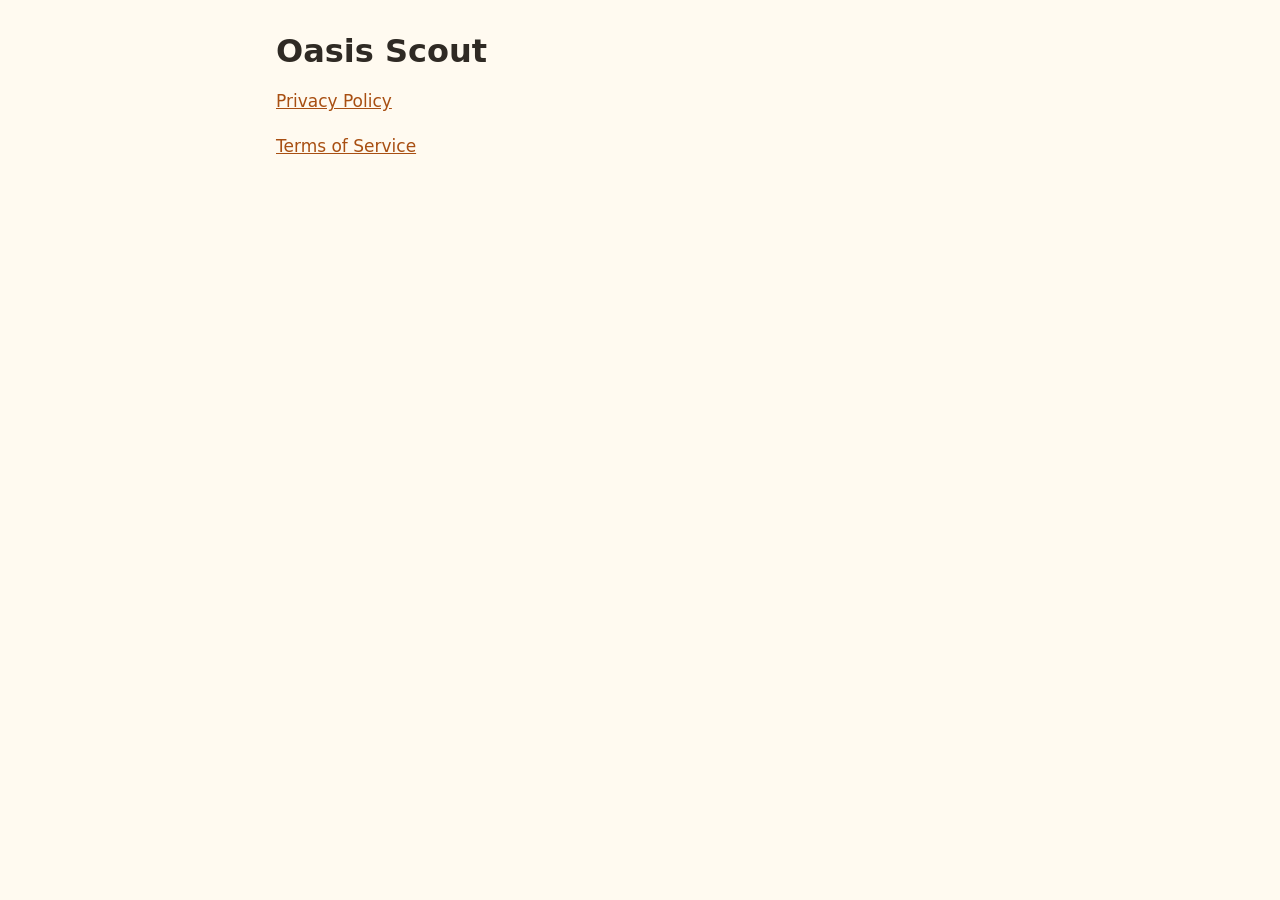
<file: index.html>
<!doctype html><meta charset="utf-8"><title>Oasis Scout Legal</title><meta name="viewport" content="width=device-width, initial-scale=1"><link rel="stylesheet" href="legal.css"><main><h1>Oasis Scout</h1><p><a href="privacy.html">Privacy Policy</a></p><p><a href="terms.html">Terms of Service</a></p></main>
</file>
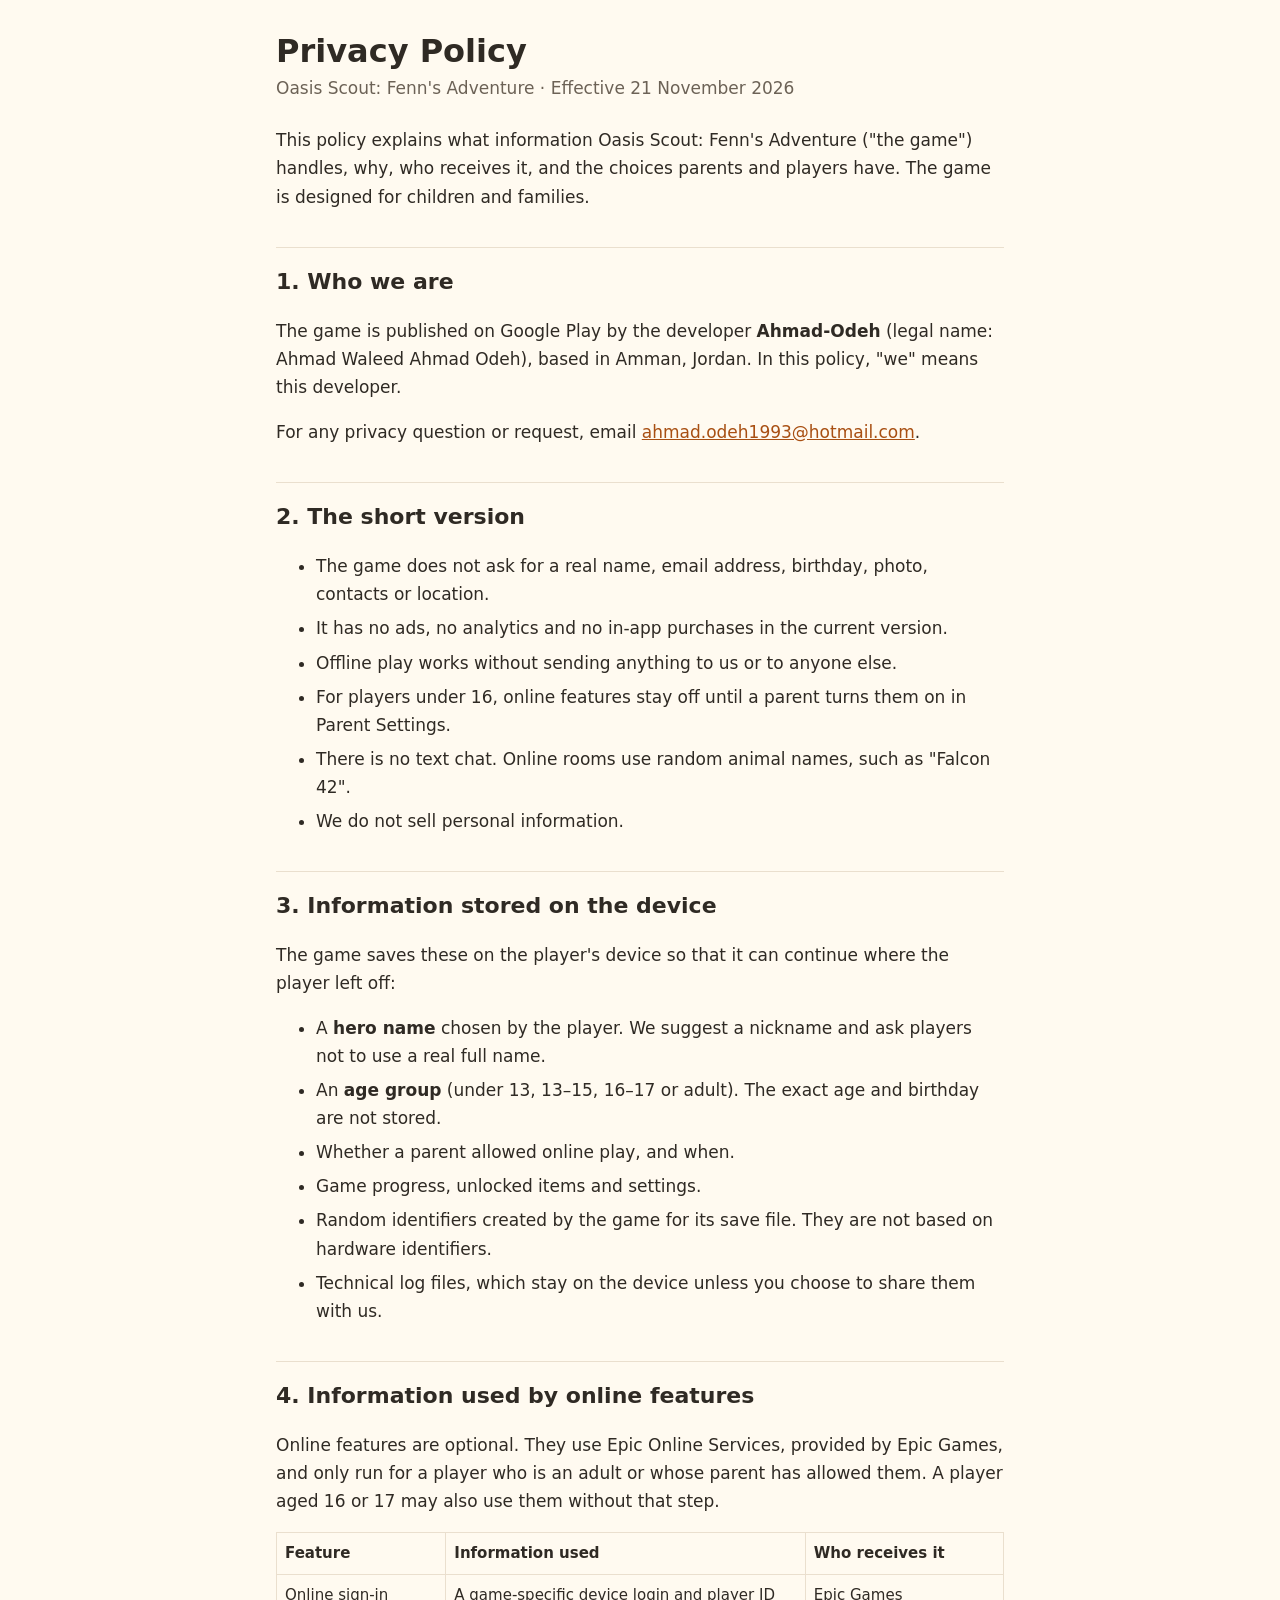
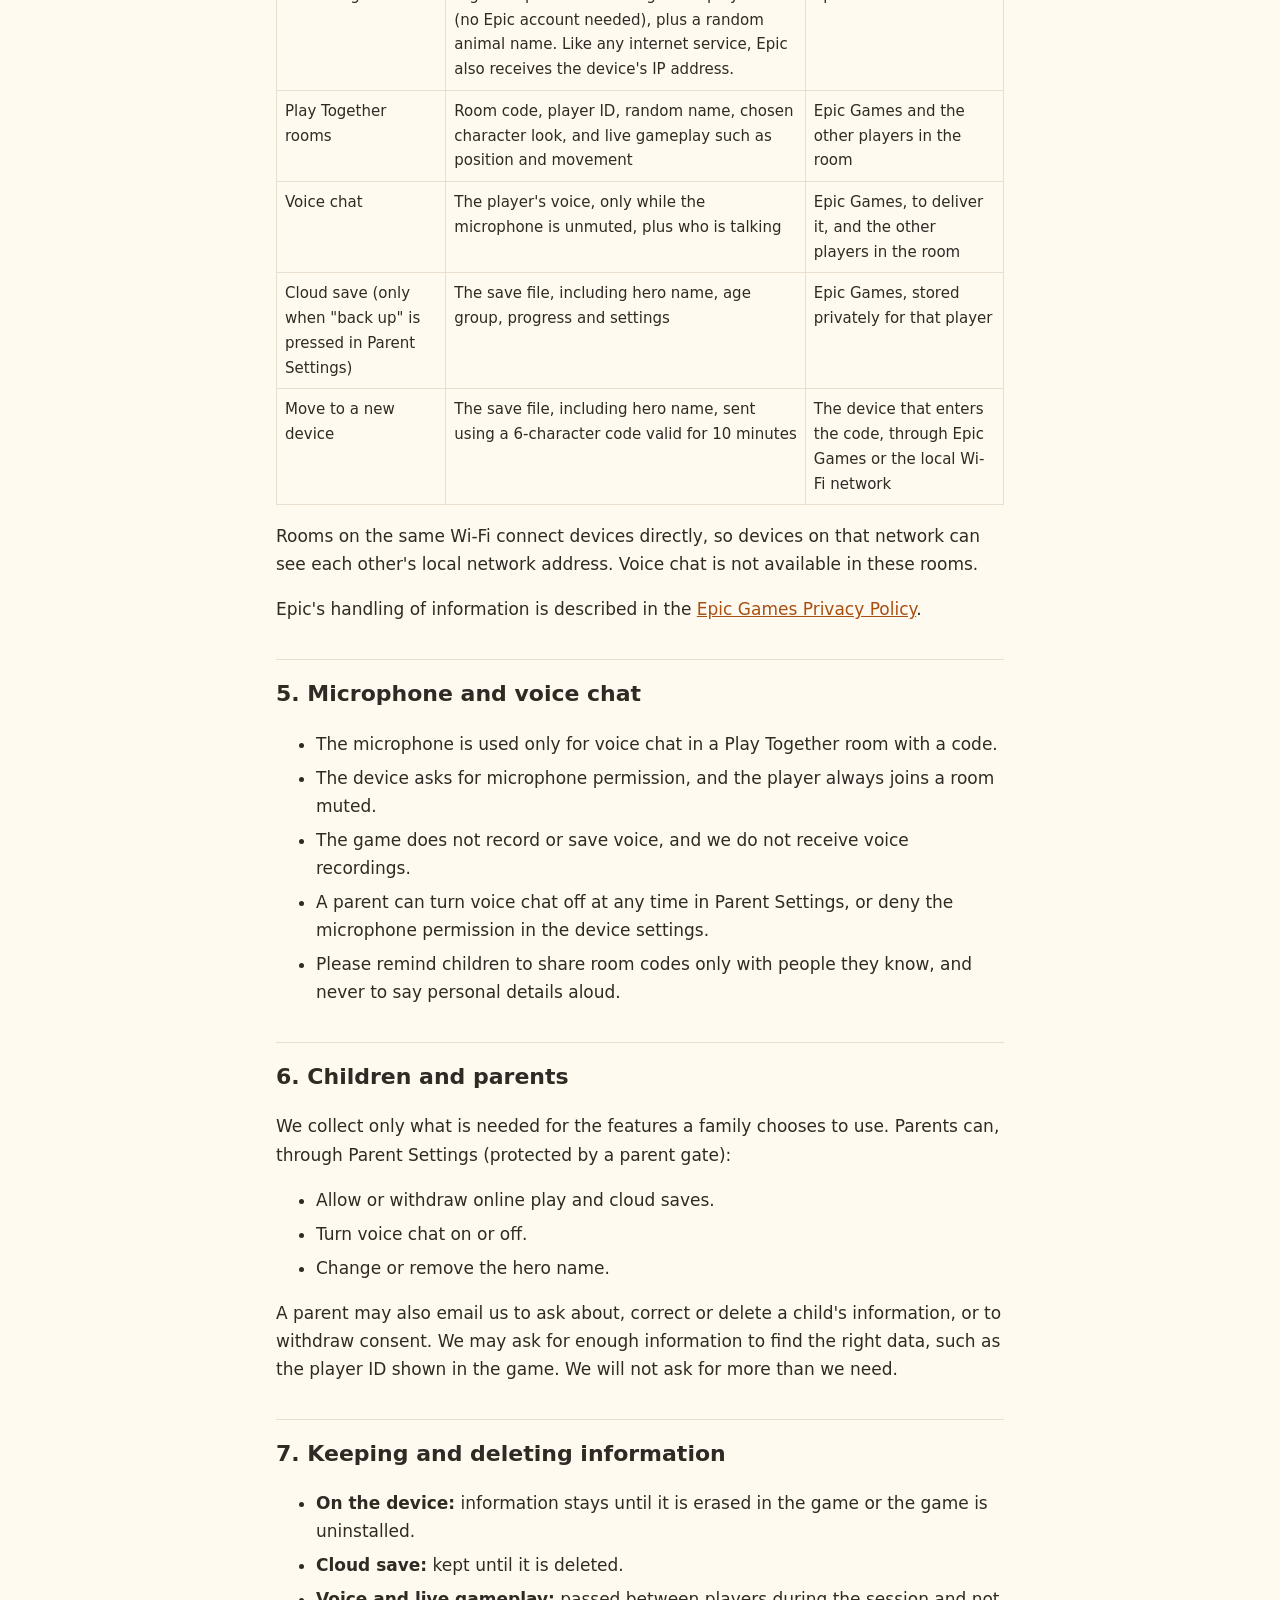
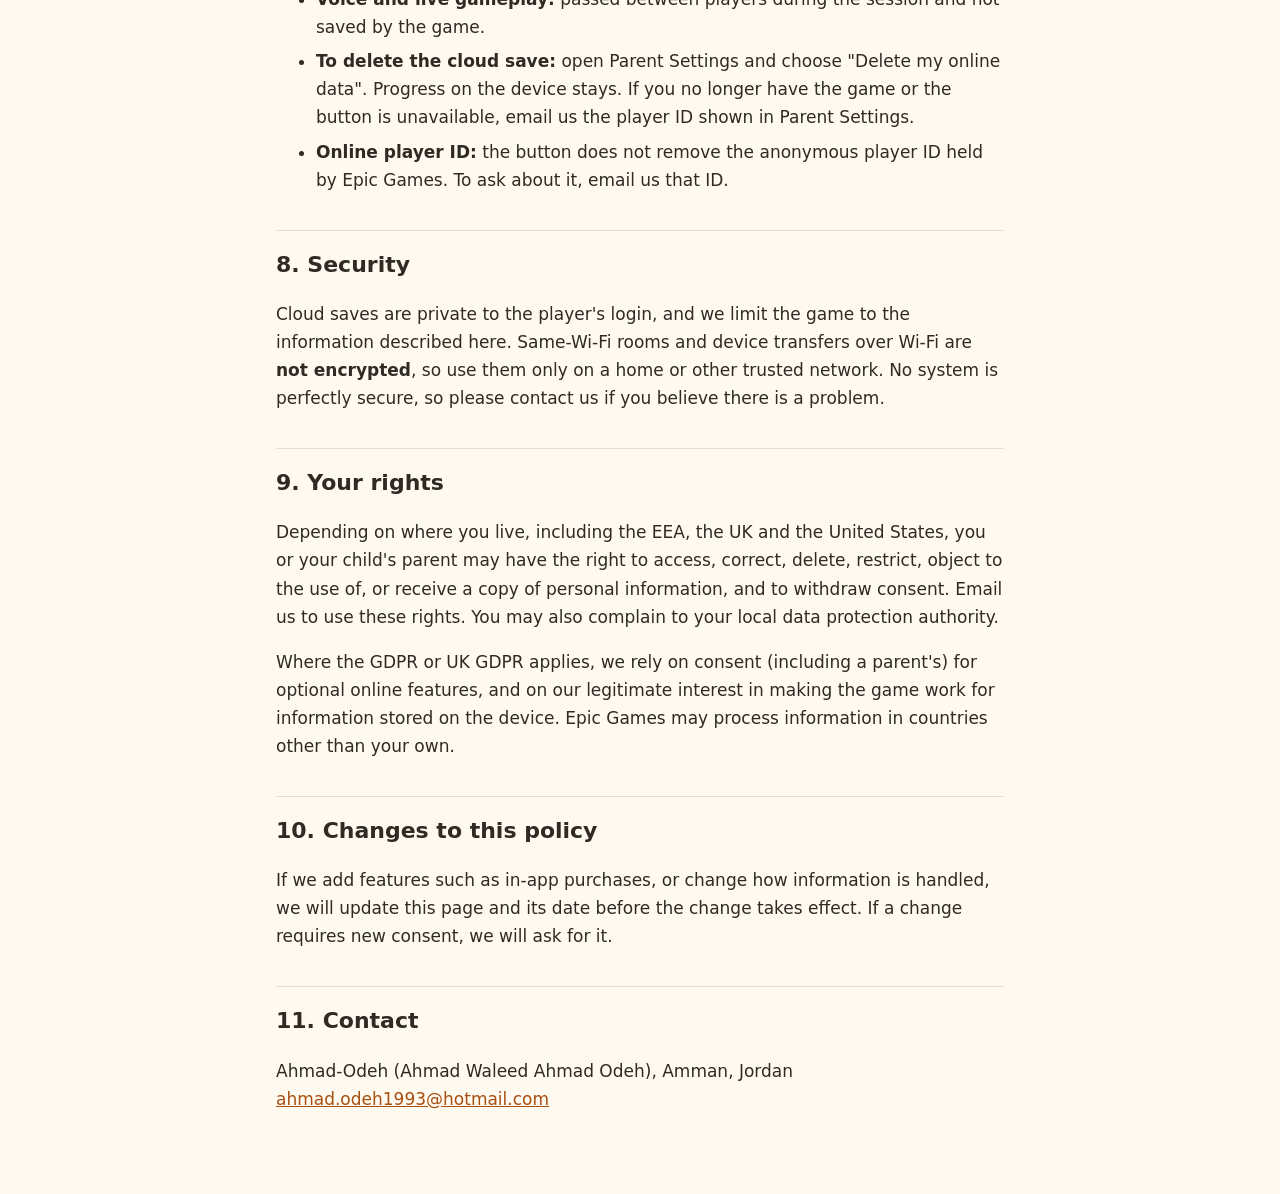
<file: privacy.html>
<!doctype html>
<html lang="en">
<head>
<meta charset="utf-8">
<meta name="viewport" content="width=device-width, initial-scale=1">
<title>Oasis Scout Privacy Policy</title>
<link rel="stylesheet" href="legal.css">
</head>
<body>
<main>
<h1>Privacy Policy</h1>
<p class="meta">Oasis Scout: Fenn's Adventure · Effective 21 November 2026</p>

<p>This policy explains what information Oasis Scout: Fenn's Adventure ("the game") handles, why, who receives it, and the choices parents and players have. The game is designed for children and families.</p>

<h2>1. Who we are</h2>
<p>The game is published on Google Play by the developer <strong>Ahmad-Odeh</strong> (legal name: Ahmad Waleed Ahmad Odeh), based in Amman, Jordan. In this policy, "we" means this developer.</p>
<p>For any privacy question or request, email <a href="mailto:ahmad.odeh1993@hotmail.com">ahmad.odeh1993@hotmail.com</a>.</p>

<h2>2. The short version</h2>
<ul>
<li>The game does not ask for a real name, email address, birthday, photo, contacts or location.</li>
<li>It has no ads, no analytics and no in-app purchases in the current version.</li>
<li>Offline play works without sending anything to us or to anyone else.</li>
<li>For players under 16, online features stay off until a parent turns them on in Parent Settings.</li>
<li>There is no text chat. Online rooms use random animal names, such as "Falcon 42".</li>
<li>We do not sell personal information.</li>
</ul>

<h2>3. Information stored on the device</h2>
<p>The game saves these on the player's device so that it can continue where the player left off:</p>
<ul>
<li>A <strong>hero name</strong> chosen by the player. We suggest a nickname and ask players not to use a real full name.</li>
<li>An <strong>age group</strong> (under 13, 13–15, 16–17 or adult). The exact age and birthday are not stored.</li>
<li>Whether a parent allowed online play, and when.</li>
<li>Game progress, unlocked items and settings.</li>
<li>Random identifiers created by the game for its save file. They are not based on hardware identifiers.</li>
<li>Technical log files, which stay on the device unless you choose to share them with us.</li>
</ul>

<h2>4. Information used by online features</h2>
<p>Online features are optional. They use Epic Online Services, provided by Epic Games, and only run for a player who is an adult or whose parent has allowed them. A player aged 16 or 17 may also use them without that step.</p>
<div class="table-wrap">
<table>
<thead><tr><th>Feature</th><th>Information used</th><th>Who receives it</th></tr></thead>
<tbody>
<tr><td>Online sign-in</td><td>A game-specific device login and player ID (no Epic account needed), plus a random animal name. Like any internet service, Epic also receives the device's IP address.</td><td>Epic Games</td></tr>
<tr><td>Play Together rooms</td><td>Room code, player ID, random name, chosen character look, and live gameplay such as position and movement</td><td>Epic Games and the other players in the room</td></tr>
<tr><td>Voice chat</td><td>The player's voice, only while the microphone is unmuted, plus who is talking</td><td>Epic Games, to deliver it, and the other players in the room</td></tr>
<tr><td>Cloud save (only when "back up" is pressed in Parent Settings)</td><td>The save file, including hero name, age group, progress and settings</td><td>Epic Games, stored privately for that player</td></tr>
<tr><td>Move to a new device</td><td>The save file, including hero name, sent using a 6-character code valid for 10 minutes</td><td>The device that enters the code, through Epic Games or the local Wi-Fi network</td></tr>
</tbody>
</table>
</div>
<p>Rooms on the same Wi-Fi connect devices directly, so devices on that network can see each other's local network address. Voice chat is not available in these rooms.</p>
<p>Epic's handling of information is described in the <a href="https://www.epicgames.com/site/en-US/privacypolicy">Epic Games Privacy Policy</a>.</p>

<h2>5. Microphone and voice chat</h2>
<ul>
<li>The microphone is used only for voice chat in a Play Together room with a code.</li>
<li>The device asks for microphone permission, and the player always joins a room muted.</li>
<li>The game does not record or save voice, and we do not receive voice recordings.</li>
<li>A parent can turn voice chat off at any time in Parent Settings, or deny the microphone permission in the device settings.</li>
<li>Please remind children to share room codes only with people they know, and never to say personal details aloud.</li>
</ul>

<h2>6. Children and parents</h2>
<p>We collect only what is needed for the features a family chooses to use. Parents can, through Parent Settings (protected by a parent gate):</p>
<ul>
<li>Allow or withdraw online play and cloud saves.</li>
<li>Turn voice chat on or off.</li>
<li>Change or remove the hero name.</li>
</ul>
<p>A parent may also email us to ask about, correct or delete a child's information, or to withdraw consent. We may ask for enough information to find the right data, such as the player ID shown in the game. We will not ask for more than we need.</p>

<h2>7. Keeping and deleting information</h2>
<ul>
<li><strong>On the device:</strong> information stays until it is erased in the game or the game is uninstalled.</li>
<li><strong>Cloud save:</strong> kept until it is deleted.</li>
<li><strong>Voice and live gameplay:</strong> passed between players during the session and not saved by the game.</li>
<li><strong>To delete the cloud save:</strong> open Parent Settings and choose "Delete my online data". Progress on the device stays. If you no longer have the game or the button is unavailable, email us the player ID shown in Parent Settings.</li>
<li><strong>Online player ID:</strong> the button does not remove the anonymous player ID held by Epic Games. To ask about it, email us that ID.</li>
</ul>

<h2>8. Security</h2>
<p>Cloud saves are private to the player's login, and we limit the game to the information described here. Same-Wi-Fi rooms and device transfers over Wi-Fi are <strong>not encrypted</strong>, so use them only on a home or other trusted network. No system is perfectly secure, so please contact us if you believe there is a problem.</p>

<h2>9. Your rights</h2>
<p>Depending on where you live, including the EEA, the UK and the United States, you or your child's parent may have the right to access, correct, delete, restrict, object to the use of, or receive a copy of personal information, and to withdraw consent. Email us to use these rights. You may also complain to your local data protection authority.</p>
<p>Where the GDPR or UK GDPR applies, we rely on consent (including a parent's) for optional online features, and on our legitimate interest in making the game work for information stored on the device. Epic Games may process information in countries other than your own.</p>

<h2>10. Changes to this policy</h2>
<p>If we add features such as in-app purchases, or change how information is handled, we will update this page and its date before the change takes effect. If a change requires new consent, we will ask for it.</p>

<h2>11. Contact</h2>
<p>Ahmad-Odeh (Ahmad Waleed Ahmad Odeh), Amman, Jordan<br><a href="mailto:ahmad.odeh1993@hotmail.com">ahmad.odeh1993@hotmail.com</a></p>
</main>
</body>
</html>
</file>
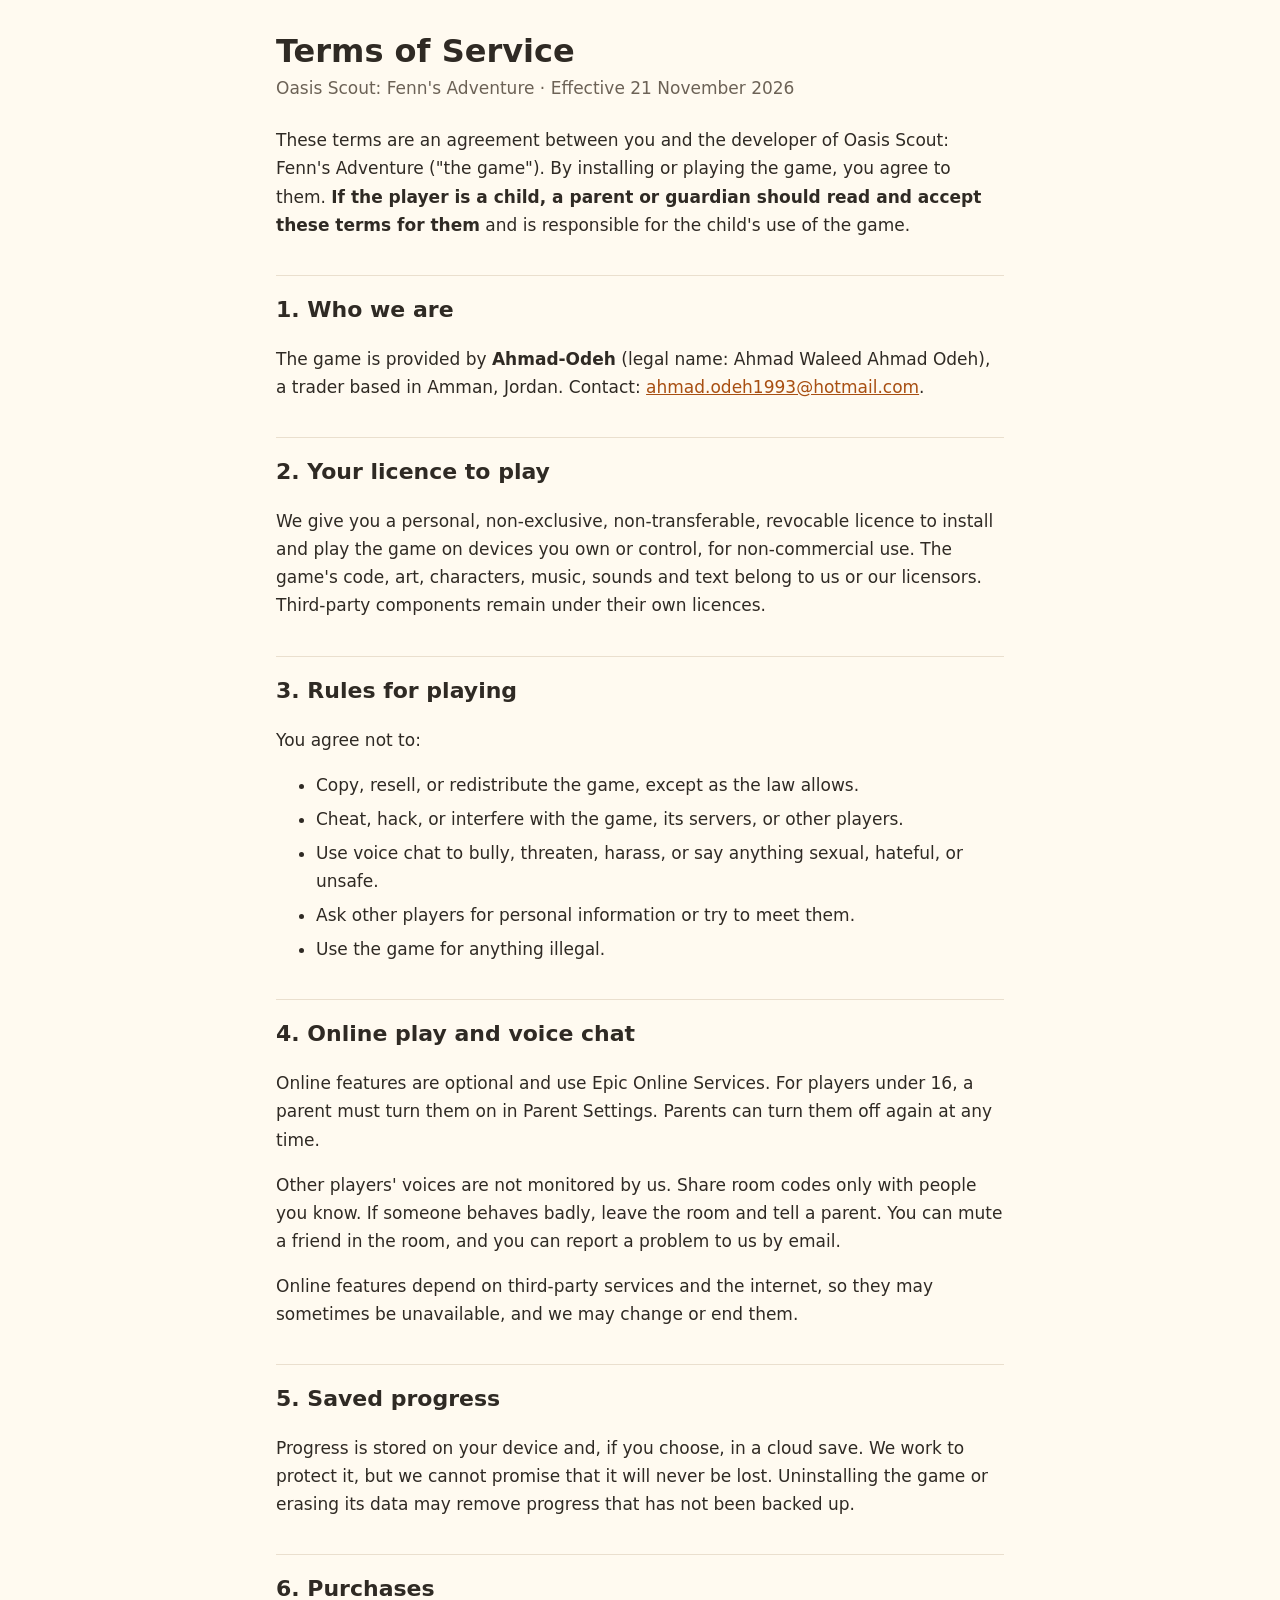
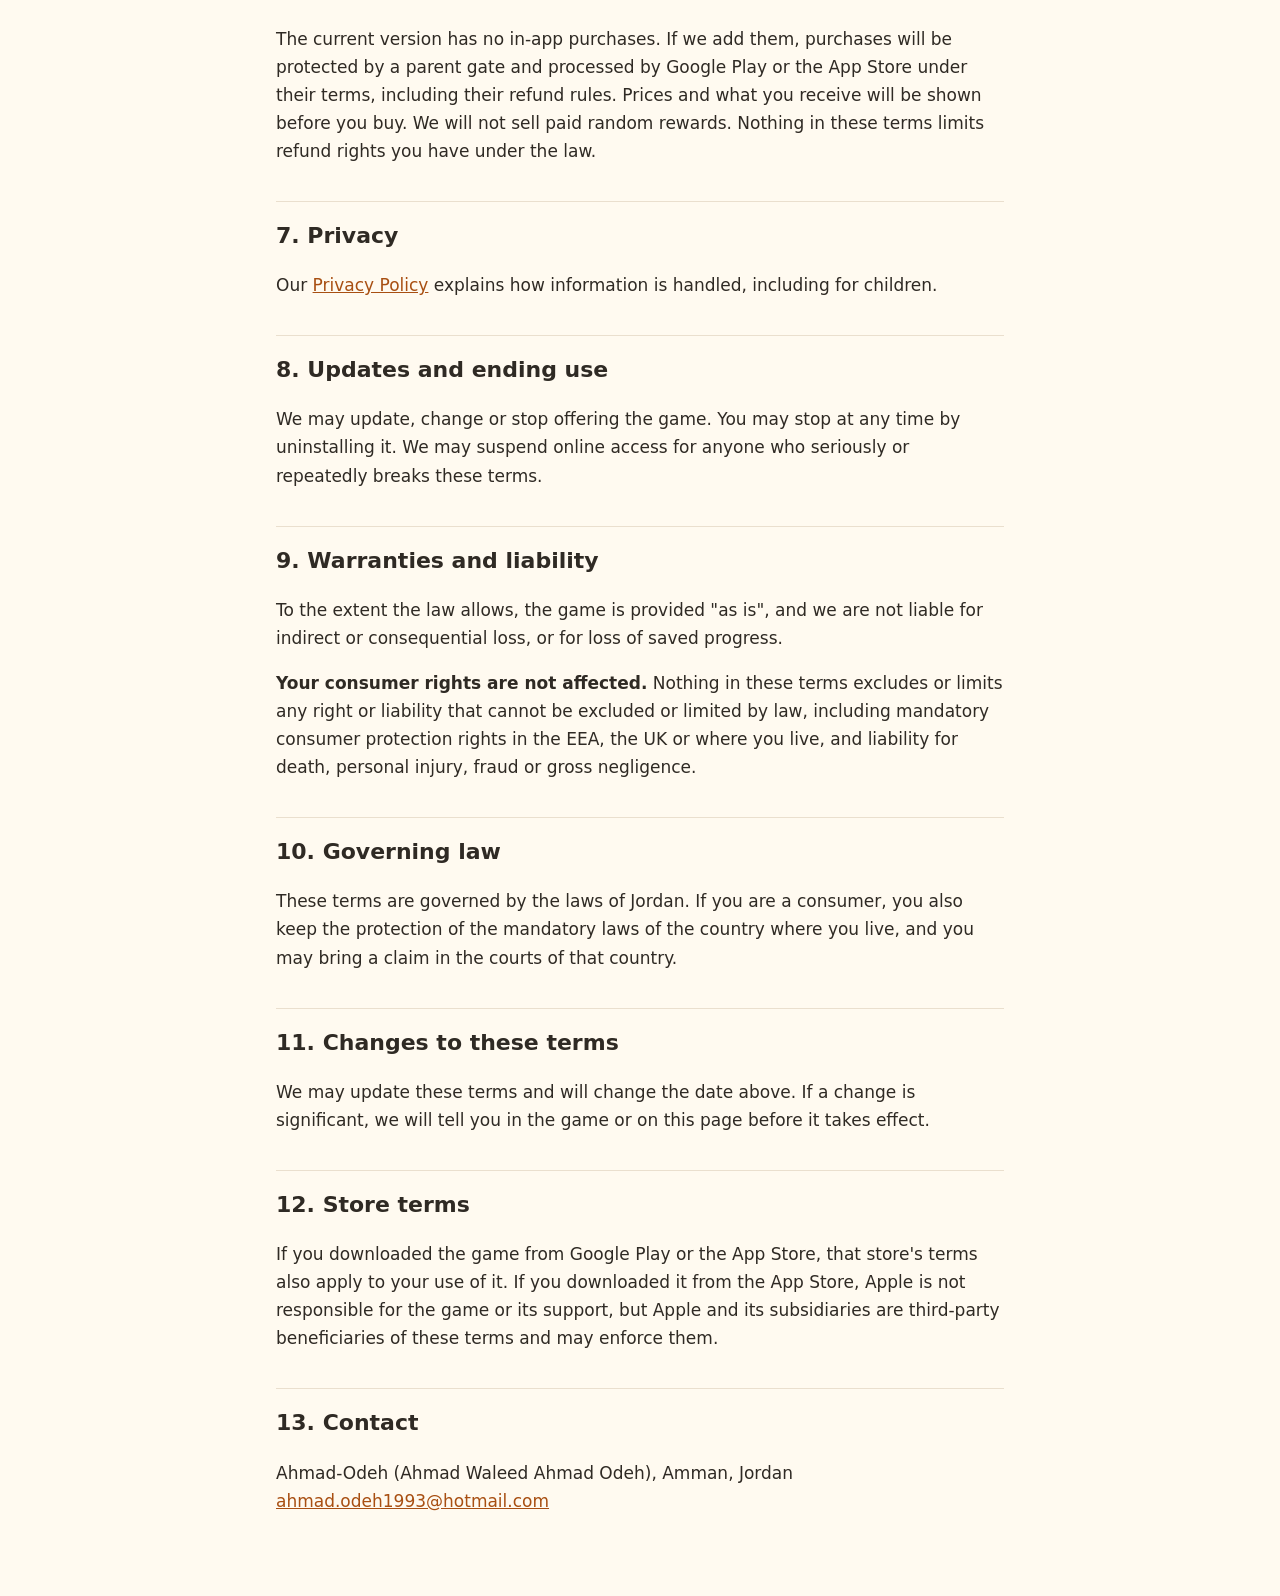
<file: terms.html>
<!doctype html>
<html lang="en">
<head>
<meta charset="utf-8">
<meta name="viewport" content="width=device-width, initial-scale=1">
<title>Oasis Scout Terms</title>
<link rel="stylesheet" href="legal.css">
</head>
<body>
<main>
<h1>Terms of Service</h1>
<p class="meta">Oasis Scout: Fenn's Adventure · Effective 21 November 2026</p>

<p>These terms are an agreement between you and the developer of Oasis Scout: Fenn's Adventure ("the game"). By installing or playing the game, you agree to them. <strong>If the player is a child, a parent or guardian should read and accept these terms for them</strong> and is responsible for the child's use of the game.</p>

<h2>1. Who we are</h2>
<p>The game is provided by <strong>Ahmad-Odeh</strong> (legal name: Ahmad Waleed Ahmad Odeh), a trader based in Amman, Jordan. Contact: <a href="mailto:ahmad.odeh1993@hotmail.com">ahmad.odeh1993@hotmail.com</a>.</p>

<h2>2. Your licence to play</h2>
<p>We give you a personal, non-exclusive, non-transferable, revocable licence to install and play the game on devices you own or control, for non-commercial use. The game's code, art, characters, music, sounds and text belong to us or our licensors. Third-party components remain under their own licences.</p>

<h2>3. Rules for playing</h2>
<p>You agree not to:</p>
<ul>
<li>Copy, resell, or redistribute the game, except as the law allows.</li>
<li>Cheat, hack, or interfere with the game, its servers, or other players.</li>
<li>Use voice chat to bully, threaten, harass, or say anything sexual, hateful, or unsafe.</li>
<li>Ask other players for personal information or try to meet them.</li>
<li>Use the game for anything illegal.</li>
</ul>

<h2>4. Online play and voice chat</h2>
<p>Online features are optional and use Epic Online Services. For players under 16, a parent must turn them on in Parent Settings. Parents can turn them off again at any time.</p>
<p>Other players' voices are not monitored by us. Share room codes only with people you know. If someone behaves badly, leave the room and tell a parent. You can mute a friend in the room, and you can report a problem to us by email.</p>
<p>Online features depend on third-party services and the internet, so they may sometimes be unavailable, and we may change or end them.</p>

<h2>5. Saved progress</h2>
<p>Progress is stored on your device and, if you choose, in a cloud save. We work to protect it, but we cannot promise that it will never be lost. Uninstalling the game or erasing its data may remove progress that has not been backed up.</p>

<h2>6. Purchases</h2>
<p>The current version has no in-app purchases. If we add them, purchases will be protected by a parent gate and processed by Google Play or the App Store under their terms, including their refund rules. Prices and what you receive will be shown before you buy. We will not sell paid random rewards. Nothing in these terms limits refund rights you have under the law.</p>

<h2>7. Privacy</h2>
<p>Our <a href="privacy.html">Privacy Policy</a> explains how information is handled, including for children.</p>

<h2>8. Updates and ending use</h2>
<p>We may update, change or stop offering the game. You may stop at any time by uninstalling it. We may suspend online access for anyone who seriously or repeatedly breaks these terms.</p>

<h2>9. Warranties and liability</h2>
<p>To the extent the law allows, the game is provided "as is", and we are not liable for indirect or consequential loss, or for loss of saved progress.</p>
<p><strong>Your consumer rights are not affected.</strong> Nothing in these terms excludes or limits any right or liability that cannot be excluded or limited by law, including mandatory consumer protection rights in the EEA, the UK or where you live, and liability for death, personal injury, fraud or gross negligence.</p>

<h2>10. Governing law</h2>
<p>These terms are governed by the laws of Jordan. If you are a consumer, you also keep the protection of the mandatory laws of the country where you live, and you may bring a claim in the courts of that country.</p>

<h2>11. Changes to these terms</h2>
<p>We may update these terms and will change the date above. If a change is significant, we will tell you in the game or on this page before it takes effect.</p>

<h2>12. Store terms</h2>
<p>If you downloaded the game from Google Play or the App Store, that store's terms also apply to your use of it. If you downloaded it from the App Store, Apple is not responsible for the game or its support, but Apple and its subsidiaries are third-party beneficiaries of these terms and may enforce them.</p>

<h2>13. Contact</h2>
<p>Ahmad-Odeh (Ahmad Waleed Ahmad Odeh), Amman, Jordan<br><a href="mailto:ahmad.odeh1993@hotmail.com">ahmad.odeh1993@hotmail.com</a></p>
</main>
</body>
</html>
</file>
<file: legal.css>
:root {
  --bg: #fffaf0;
  --text: #2f2a24;
  --muted: #6c6256;
  --accent: #a84f12;
  --line: #eadfce;
}

@media (prefers-color-scheme: dark) {
  :root {
    --bg: #1f1b17;
    --text: #f4ece1;
    --muted: #bdb1a2;
    --accent: #f2a65a;
    --line: #40372e;
  }
}

* { box-sizing: border-box; }

body {
  margin: 0;
  background: var(--bg);
  color: var(--text);
  font: 17px/1.65 system-ui, -apple-system, "Segoe UI", Roboto, Arial, sans-serif;
}

main { max-width: 760px; margin: 0 auto; padding: 32px 16px 64px; }
h1 { margin: 0 0 4px; font-size: 32px; line-height: 1.2; }
h2 { margin: 36px 0 8px; padding-top: 16px; border-top: 1px solid var(--line); font-size: 22px; }
a { color: var(--accent); overflow-wrap: anywhere; }
li { margin-bottom: 6px; }
.meta { margin: 0 0 24px; color: var(--muted); }
.table-wrap { overflow-x: auto; }
table { width: 100%; border-collapse: collapse; font-size: 15px; }
th, td { padding: 8px; border: 1px solid var(--line); text-align: left; vertical-align: top; }
</file>
